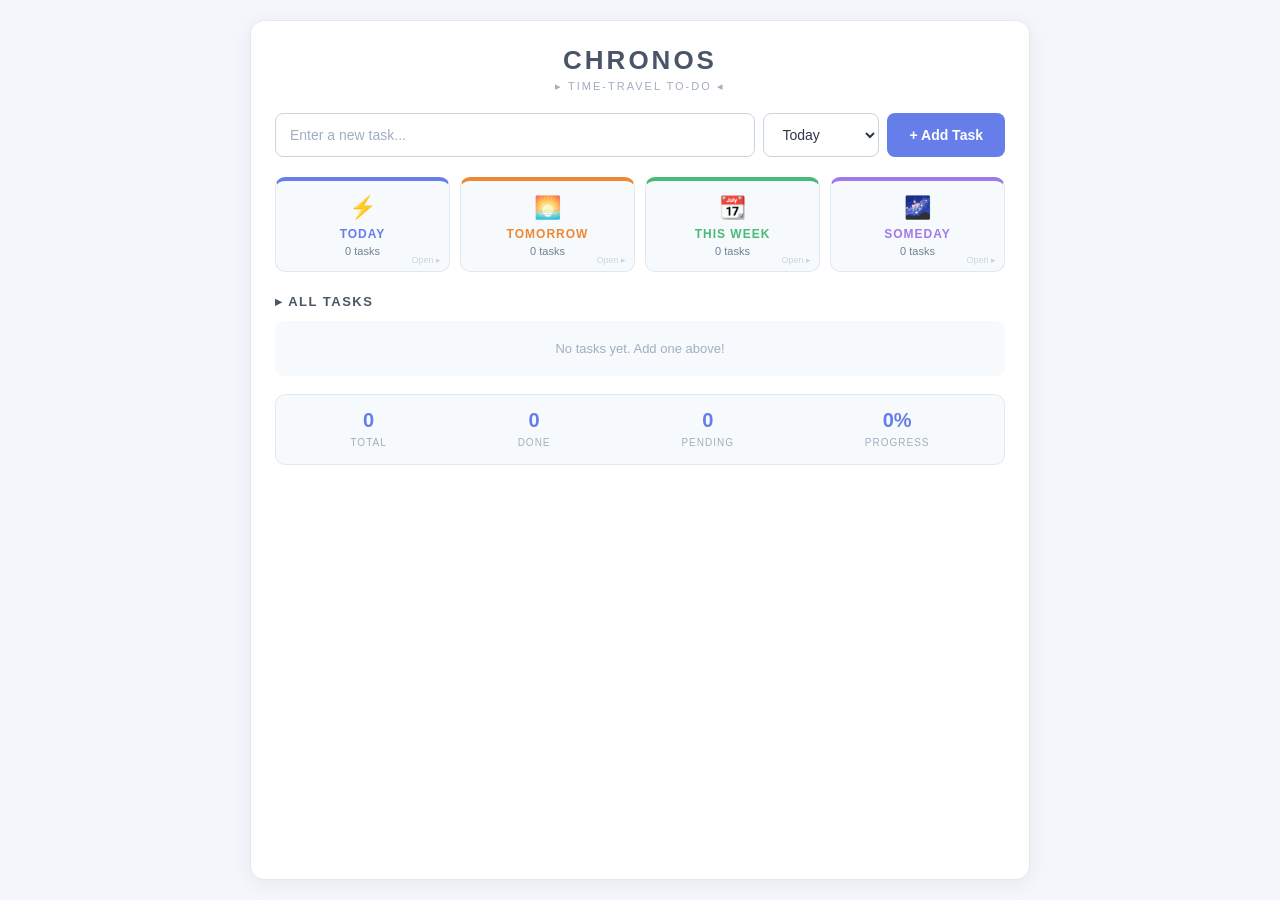
<file: chronos-todo/index.html>
<!DOCTYPE html>
<html lang="en">
<head>
  <meta charset="UTF-8">
  <meta name="viewport" content="width=device-width, initial-scale=1.0">
  <title>Chronos To-Do</title>
  <link rel="stylesheet" href="style.css">
</head>
<body>

  <div class="app">
    <header>
      <h1>CHRONOS</h1>
      <div class="subtitle">▸ TIME-TRAVEL TO-DO ◂</div>
    </header>

    <div class="input-row">
      <input id="taskInput" placeholder="Enter a new task...">
      <select id="eraSelect">
        <option value="today">Today</option>
        <option value="tomorrow">Tomorrow</option>
        <option value="week">This Week</option>
        <option value="someday">Someday</option>
      </select>
      <button id="addBtn">+ Add Task</button>
    </div>

    <div class="timeline" id="timeline"></div>

    <h3>▸ ALL TASKS</h3>
    <ul id="taskList"></ul>

    <div class="stats-bar">
      <div><span class="stat-val" id="statTotal">0</span><label>TOTAL</label></div>
      <div><span class="stat-val" id="statDone">0</span><label>DONE</label></div>
      <div><span class="stat-val" id="statPending">0</span><label>PENDING</label></div>
      <div><span class="stat-val" id="statPct">0%</span><label>PROGRESS</label></div>
    </div>
  </div>

  <div class="modal-bg" id="modalBg">
    <div class="modal" id="modal">
      <div class="modal-head">
        <div>
          <h2 id="modalTitle">Today</h2>
          <div class="modal-sub" id="modalSub">0 tasks</div>
        </div>
        <button class="close" id="closeBtn">✕</button>
      </div>
      <ul id="modalList"></ul>
    </div>
  </div>

  <script src="app.js"></script>

</body>
</html>
</file>
<file: chronos-todo/style.css>
* { margin:0; padding:0; box-sizing:border-box; font-family:'Segoe UI',Arial,sans-serif; }

body {
  background:#f4f6fb; color:#2d3748;
  min-height:100vh; padding:20px 15px;
  display:flex; justify-content:center;
}

.app {
  width:100%; max-width:780px; background:#fff;
  border:1px solid #e2e8f0; border-radius:14px;
  padding:24px; box-shadow:0 4px 20px rgba(0,0,0,0.06);
}

header { text-align:center; margin-bottom:20px; }
h1 { color:#4a5568; letter-spacing:3px; font-size:26px; }
.subtitle { font-size:11px; color:#a0aec0; letter-spacing:2px; margin-top:4px; }

.input-row { display:flex; gap:8px; flex-wrap:wrap; margin-bottom:20px; }

input, select, button {
  padding:12px 14px; border-radius:8px; font-size:14px;
  outline:none; font-family:inherit; border:1px solid #cbd5e0;
  transition:0.2s;
}

#taskInput { flex:1; min-width:150px; background:#fff; color:#2d3748; }
#taskInput::placeholder { color:#a0aec0; }
#taskInput:focus { border-color:#667eea; box-shadow:0 0 0 3px rgba(102,126,234,0.15); }

select { background:#fff; color:#2d3748; cursor:pointer; }

#addBtn { background:#667eea; border:none; color:#fff; font-weight:600; cursor:pointer; padding:12px 22px; }
#addBtn:hover { background:#5568d3; box-shadow:0 4px 12px rgba(102,126,234,0.3); }

.timeline { display:grid; grid-template-columns:repeat(auto-fit,minmax(140px,1fr)); gap:10px; margin-bottom:22px; }

.era-card {
  background:#f7fafc; border:1px solid #e2e8f0;
  border-top:4px solid var(--color); border-radius:10px;
  padding:14px; cursor:pointer; text-align:center;
  transition:0.25s; position:relative;
}
.era-card:hover { transform:translateY(-3px); box-shadow:0 6px 16px rgba(0,0,0,0.08); background:#fff; }
.era-card::after { content:'Open ▸'; position:absolute; bottom:6px; right:8px; font-size:9px; color:#cbd5e0; }

.era-icon { font-size:22px; display:block; margin-bottom:6px; }
.era-name { font-size:12px; letter-spacing:1px; color:var(--color); font-weight:700; }
.era-count { font-size:11px; color:#718096; margin-top:4px; }

h3 { color:#4a5568; font-size:13px; letter-spacing:1.5px; margin-bottom:12px; font-weight:600; }
ul { list-style:none; }

.task {
  display:flex; align-items:center; gap:10px;
  padding:12px 14px; background:#f7fafc;
  border-left:3px solid #667eea; border-radius:8px;
  margin-bottom:8px; transition:0.2s;
}
.task:hover { background:#edf2f7; }
.task.done { opacity:0.6; border-left-color:#a0aec0; }
.task.done .text { text-decoration:line-through; color:#a0aec0; }

.text { flex:1; font-size:14px; color:#2d3748; }

.era-tag { font-size:10px; padding:3px 8px; border-radius:10px; font-weight:600; }

.check { width:18px; height:18px; cursor:pointer; accent-color:#667eea; }

.del { background:none; border:none; color:#e53e3e; font-size:16px; cursor:pointer; padding:0 6px; transition:0.2s; }
.del:hover { color:#c53030; transform:scale(1.2); }

.empty { text-align:center; padding:20px; color:#a0aec0; font-size:13px; background:#f7fafc; border-radius:8px; }

.stats-bar {
  display:flex; justify-content:space-around; gap:10px;
  padding:14px; margin-top:18px; background:#f7fafc;
  border:1px solid #e2e8f0; border-radius:10px;
}
.stats-bar div { text-align:center; }
.stat-val { display:block; font-size:20px; color:#667eea; font-weight:700; }
.stats-bar label { color:#a0aec0; font-size:10px; letter-spacing:1px; }

.modal-bg {
  display:none; position:fixed; inset:0;
  background:rgba(45,55,72,0.5); justify-content:center;
  align-items:center; padding:20px; z-index:99;
  backdrop-filter:blur(3px);
}
.modal-bg.show { display:flex; }

.modal {
  width:100%; max-width:480px; max-height:80vh;
  overflow-y:auto; background:#fff;
  border-top:5px solid var(--color); border-radius:12px;
  padding:22px; box-shadow:0 20px 50px rgba(0,0,0,0.2);
}

.modal-head {
  display:flex; justify-content:space-between; align-items:center;
  margin-bottom:16px; padding-bottom:12px; border-bottom:1px solid #e2e8f0;
}
.modal-head h2 { font-size:16px; letter-spacing:1px; color:var(--color); font-weight:700; }
.modal-sub { font-size:10px; color:#a0aec0; letter-spacing:1px; margin-top:3px; }

.close {
  background:#f7fafc; border:1px solid #e2e8f0;
  color:#4a5568; width:32px; height:32px;
  border-radius:50%; cursor:pointer; font-size:14px; transition:0.2s;
}
.close:hover { background:#e2e8f0; color:#2d3748; transform:rotate(90deg); }

@media (max-width:520px) {
  h1 { font-size:20px; letter-spacing:2px; }
  .app { padding:18px; }
  .input-row { flex-direction:column; }
  #addBtn, select { width:100%; }
  .timeline { grid-template-columns:1fr 1fr; }
  .stat-val { font-size:16px; }
}
</file>
